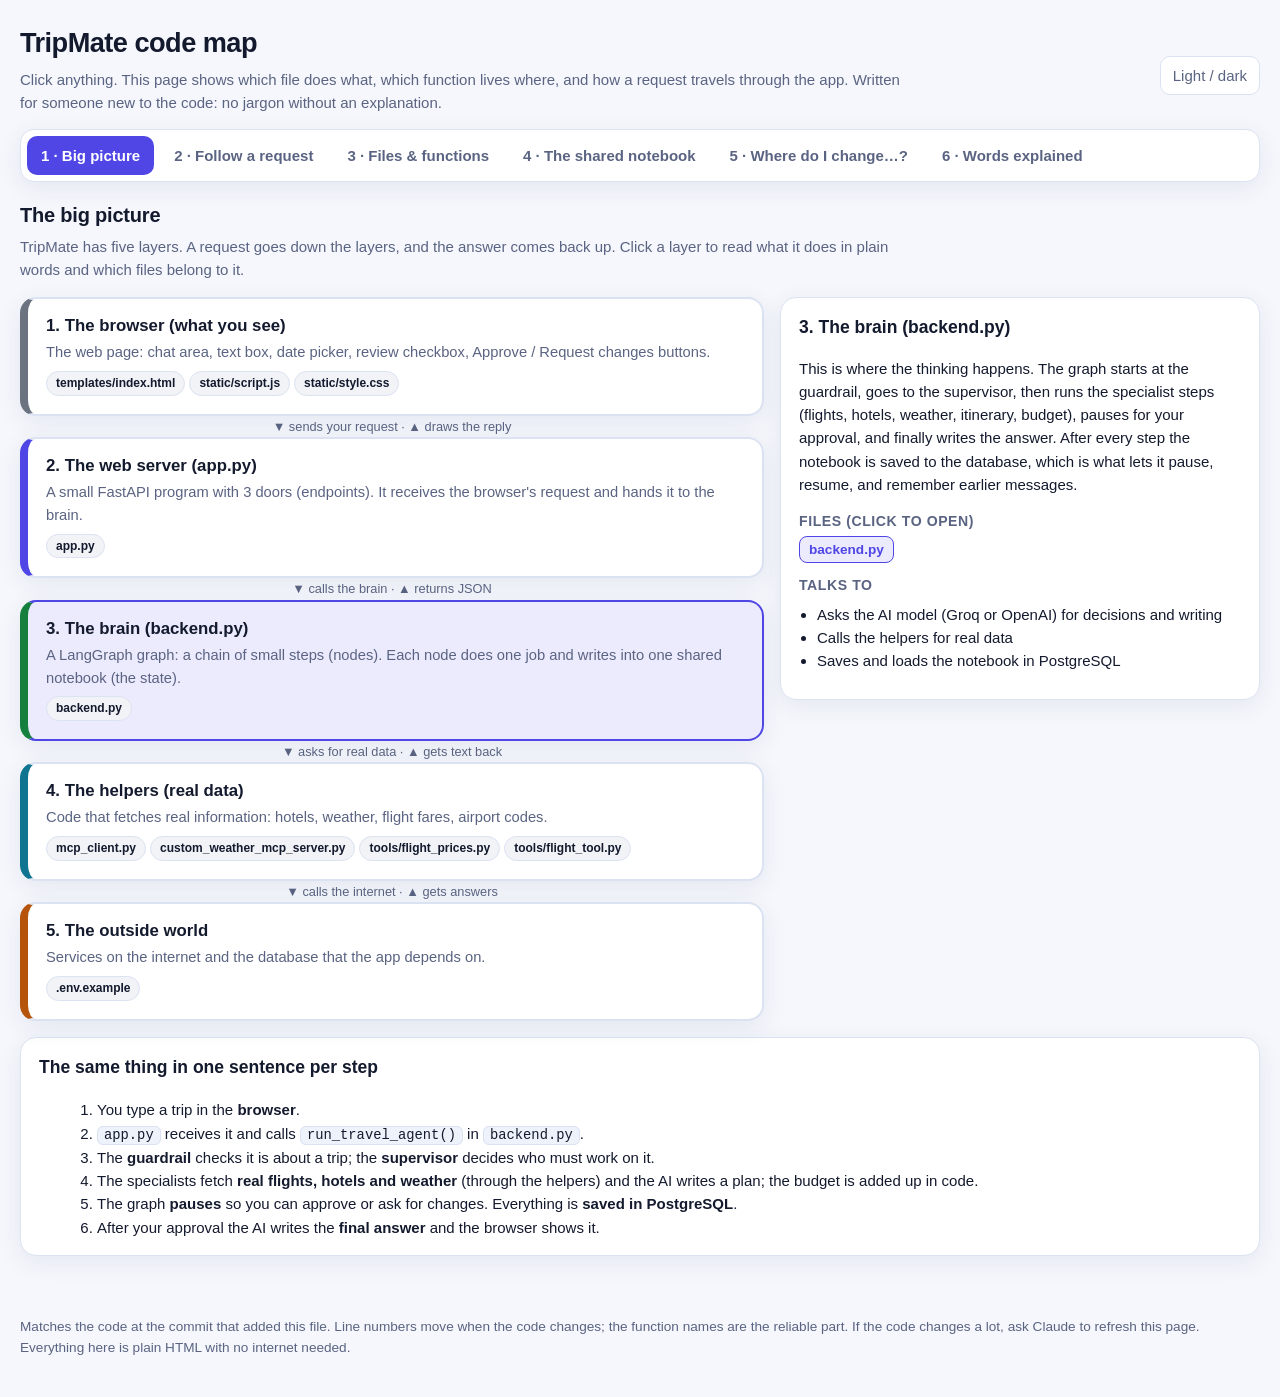
<file: docs/code-map.html>
<!doctype html>
<html lang="en">
<head>
<meta charset="utf-8">
<meta name="viewport" content="width=device-width, initial-scale=1">
<title>TripMate code map</title>
<style>
  :root {
    --bg: #f5f7fc; --surface: #ffffff; --surface2: #eef2fb; --text: #141a2e; --muted: #5a6482; --border: #dbe2f2;
    --accent: #4f46e5; --accent-soft: #eceafd;
    --green: #15803d; --green-soft: #e8f7ee;
    --red: #dc2626;   --red-soft: #fdecec;
    --amber: #b45309; --amber-soft: #fff4e0;
    --teal: #0e7490;  --teal-soft: #e3f6fa;
    --purple: #7c3aed; --purple-soft: #f1eafe;
    --gray: #6b7280;  --gray-soft: #f1f3f7;
    --shadow: 0 6px 24px rgba(40, 50, 100, .08);
  }
  @media (prefers-color-scheme: dark) {
    :root:not([data-theme="light"]) {
      --bg: #0f1424; --surface: #171e35; --surface2: #1e2745; --text: #e8ecfa; --muted: #9aa6c8; --border: #2b3558;
      --accent: #8b87ff; --accent-soft: #25264d;
      --green: #4ade80; --green-soft: #16301f; --red: #f87171; --red-soft: #3a1c1f;
      --amber: #fbbf24; --amber-soft: #3a2c12; --teal: #22d3ee; --teal-soft: #11313a;
      --purple: #a78bfa; --purple-soft: #2a2250; --gray: #9ca3af; --gray-soft: #232b45;
      --shadow: 0 6px 24px rgba(0, 0, 0, .35);
    }
  }
  :root[data-theme="dark"] {
    --bg: #0f1424; --surface: #171e35; --surface2: #1e2745; --text: #e8ecfa; --muted: #9aa6c8; --border: #2b3558;
    --accent: #8b87ff; --accent-soft: #25264d;
    --green: #4ade80; --green-soft: #16301f; --red: #f87171; --red-soft: #3a1c1f;
    --amber: #fbbf24; --amber-soft: #3a2c12; --teal: #22d3ee; --teal-soft: #11313a;
    --purple: #a78bfa; --purple-soft: #2a2250; --gray: #9ca3af; --gray-soft: #232b45;
    --shadow: 0 6px 24px rgba(0, 0, 0, .35);
  }
  * { box-sizing: border-box; }
  html { scroll-behavior: smooth; }
  body { margin: 0; background: var(--bg); color: var(--text); font: 15px/1.55 -apple-system, "Segoe UI", Roboto, Helvetica, Arial, sans-serif; }
  code, .mono { font-family: ui-monospace, "SF Mono", Menlo, Consolas, monospace; font-size: .92em; }
  code { background: var(--surface2); border: 1px solid var(--border); padding: 1px 6px; border-radius: 6px; }
  button { font: inherit; color: inherit; cursor: pointer; }
  a { color: var(--accent); }
  :focus-visible { outline: 3px solid var(--accent); outline-offset: 2px; border-radius: 6px; }

  header { padding: 22px 20px 0; max-width: 1280px; margin: 0 auto; }
  h1 { margin: 0 0 4px; font-size: 1.7rem; letter-spacing: -.02em; }
  .sub { color: var(--muted); margin: 0 0 14px; max-width: 900px; }
  .topbar { display: flex; flex-wrap: wrap; gap: 8px; align-items: center; justify-content: space-between; }
  nav[role="tablist"] { display: flex; flex-wrap: wrap; gap: 6px; padding: 6px; background: var(--surface); border: 1px solid var(--border); border-radius: 14px; box-shadow: var(--shadow); }
  nav button { border: 0; background: transparent; padding: 8px 14px; border-radius: 10px; font-weight: 600; color: var(--muted); }
  nav button[aria-selected="true"] { background: var(--accent); color: #fff; }
  nav button:not([aria-selected="true"]):hover { background: var(--surface2); color: var(--text); }
  .theme { border: 1px solid var(--border); background: var(--surface); padding: 7px 12px; border-radius: 10px; color: var(--muted); }
  main { max-width: 1280px; margin: 0 auto; padding: 18px 20px 60px; }
  section[hidden] { display: none; }
  h2 { font-size: 1.25rem; margin: 0 0 4px; letter-spacing: -.01em; }
  .lead { color: var(--muted); margin: 0 0 16px; max-width: 880px; }
  .card { background: var(--surface); border: 1px solid var(--border); border-radius: 16px; box-shadow: var(--shadow); padding: 16px 18px; }
  .grid2 { display: grid; grid-template-columns: minmax(0, 1.55fr) minmax(0, 1fr); gap: 16px; align-items: start; }
  @media (max-width: 960px) { .grid2 { grid-template-columns: 1fr; } }
  .pill { display: inline-block; font-size: .75rem; font-weight: 700; padding: 2px 9px; border-radius: 999px; border: 1px solid var(--border); background: var(--surface2); color: var(--muted); margin: 0 4px 4px 0; }
  .pill.llm { background: var(--purple-soft); color: var(--purple); border-color: var(--purple); }
  .pill.tool, .pill.mcp { background: var(--teal-soft); color: var(--teal); border-color: var(--teal); }
  .pill.node { background: var(--accent-soft); color: var(--accent); border-color: var(--accent); }
  .pill.router { background: var(--amber-soft); color: var(--amber); border-color: var(--amber); }
  .pill.entry { background: var(--green-soft); color: var(--green); border-color: var(--green); }
  .pill.ui { background: var(--gray-soft); color: var(--text); }
  .pill.unused { background: var(--gray-soft); color: var(--gray); border-style: dashed; }
  .muted { color: var(--muted); }
  .small { font-size: .85rem; }
  .row { display: flex; flex-wrap: wrap; gap: 8px; align-items: center; }

  /* ---------- big picture ---------- */
  .stack { display: flex; flex-direction: column; align-items: stretch; gap: 0; }
  .layer { text-align: left; width: 100%; border: 2px solid var(--border); background: var(--surface); border-radius: 16px; padding: 14px 18px; box-shadow: var(--shadow); }
  .layer:hover { border-color: var(--accent); }
  .layer[aria-pressed="true"] { border-color: var(--accent); background: var(--accent-soft); }
  .layer h3 { margin: 0; font-size: 1.05rem; }
  .layer p { margin: 2px 0 0; color: var(--muted); font-size: .92rem; }
  .layer .files { margin-top: 6px; }
  .arrow { text-align: center; color: var(--muted); font-size: .8rem; padding: 3px 0; line-height: 1.2; }
  .layer.l-browser { border-left: 8px solid var(--gray); } .layer.l-server { border-left: 8px solid var(--accent); }
  .layer.l-brain { border-left: 8px solid var(--green); } .layer.l-helpers { border-left: 8px solid var(--teal); }
  .layer.l-outside { border-left: 8px solid var(--amber); }
  .detail h3 { margin: 0 0 6px; }
  .detail ul { margin: 6px 0 10px 18px; padding: 0; }
  .linkbtn { border: 1px solid var(--accent); background: var(--accent-soft); color: var(--accent); border-radius: 8px; padding: 2px 9px; font-weight: 600; font-size: .85rem; margin: 0 4px 4px 0; }
  .linkbtn:hover { background: var(--accent); color: #fff; }

  /* ---------- flow ---------- */
  .scn { display: flex; flex-wrap: wrap; gap: 8px; margin-bottom: 12px; }
  .scn button { border: 1px solid var(--border); background: var(--surface); border-radius: 10px; padding: 7px 12px; text-align: left; }
  .scn button[aria-pressed="true"] { border-color: var(--accent); background: var(--accent-soft); color: var(--accent); font-weight: 700; }
  .scn small { display: block; color: var(--muted); font-weight: 400; }
  .graphwrap { padding: 8px; overflow: hidden; }
  svg#graph { width: 100%; height: auto; display: block; }
  .swipe { display: none; margin: 0 0 6px; }
  @media (max-width: 900px) { .graphwrap { overflow-x: auto; } svg#graph { min-width: 900px; } .swipe { display: block; } }
  .gn rect { fill: var(--surface); stroke: var(--border); stroke-width: 2; }
  .gn text { fill: var(--text); pointer-events: none; }
  .gn .t { font: 700 14px ui-monospace, Menlo, monospace; } .gn .s { font: 12px -apple-system, sans-serif; fill: var(--muted); }
  .gn { cursor: pointer; opacity: .55; transition: opacity .2s; }
  .gn.k-guard rect, .gn.k-sup rect { stroke: var(--green); } .gn.k-reply rect { stroke: var(--red); }
  .gn.k-appr rect { stroke: var(--amber); } .gn.k-ui rect { stroke: var(--gray); }
  .gn.k-step rect { stroke: var(--accent); }
  .gn.seen { opacity: .9; }
  .gn.active { opacity: 1; } .gn.active rect { stroke-width: 4; fill: var(--accent-soft); filter: drop-shadow(0 4px 10px rgba(79,70,229,.35)); }
  .gn.skipped { opacity: .35; } .gn.skipped rect { stroke-dasharray: 6 4; }
  .gn:focus-visible rect { stroke-width: 4; }
  .ge { fill: none; stroke: color-mix(in srgb, var(--muted) 45%, transparent); stroke-width: 2; }
  .ge.on { stroke: var(--accent); stroke-width: 3.5; }
  .ge.seen { stroke: var(--accent); stroke-width: 2; opacity: .5; }
  .ge.red.on { stroke: var(--red); } .ge.red { stroke: color-mix(in srgb, var(--red) 35%, var(--border)); }
  .ge.amber { stroke-dasharray: 7 5; }
  .glabel { font: 12px -apple-system, sans-serif; fill: var(--muted); }
  .svc rect { fill: var(--surface2); stroke: var(--border); stroke-width: 2; } .svc text { fill: var(--muted); font: 600 13px -apple-system, sans-serif; pointer-events: none; }
  .svc.on rect { fill: var(--amber-soft); stroke: var(--amber); stroke-width: 3.5; } .svc.on text { fill: var(--text); }
  .controls { display: flex; flex-wrap: wrap; gap: 8px; align-items: center; margin: 10px 0 0; }
  .btn { border: 1px solid var(--border); background: var(--surface); border-radius: 10px; padding: 7px 14px; font-weight: 600; }
  .btn:hover { border-color: var(--accent); } .btn.primary { background: var(--accent); color: #fff; border-color: var(--accent); }
  .btn:disabled { opacity: .4; cursor: default; }
  .progress { flex: 1; min-width: 120px; height: 8px; background: var(--surface2); border-radius: 99px; overflow: hidden; }
  .progress i { display: block; height: 100%; background: var(--accent); width: 0; transition: width .25s; }
  .stepcard h3 { margin: 0 0 2px; font-size: 1.05rem; } .stepcard .where { margin: 0 0 8px; }
  .stepcard .chip { display: inline-block; border: 1px solid var(--border); background: var(--surface2); border-radius: 8px; padding: 1px 8px; margin: 0 4px 4px 0; font-size: .82rem; }
  .stepcard .chip.w { border-color: var(--green); background: var(--green-soft); }
  .stepcard .chip.s { border-color: var(--amber); background: var(--amber-soft); }
  .kv { font-size: .88rem; color: var(--muted); margin: 8px 0 3px; font-weight: 700; text-transform: uppercase; letter-spacing: .04em; }
  .legend { display: flex; flex-wrap: wrap; gap: 6px 16px; font-size: .82rem; color: var(--muted); margin-top: 8px; }
  .legend i { display: inline-block; width: 12px; height: 12px; border-radius: 3px; border: 2px solid; margin-right: 5px; vertical-align: -2px; }

  /* ---------- files ---------- */
  .filewrap { display: grid; grid-template-columns: 290px minmax(0, 1fr); gap: 16px; align-items: start; }
  @media (max-width: 860px) { .filewrap { grid-template-columns: 1fr; } }
  .filelist { padding: 10px; max-height: 78vh; overflow: auto; position: sticky; top: 8px; }
  @media (max-width: 860px) { .filelist { position: static; max-height: 280px; } }
  .filelist h4 { margin: 10px 8px 4px; font-size: .75rem; text-transform: uppercase; letter-spacing: .06em; color: var(--muted); }
  .filelist button { display: block; width: 100%; text-align: left; border: 0; background: transparent; padding: 7px 10px; border-radius: 9px; }
  .filelist button:hover { background: var(--surface2); } .filelist button[aria-current="true"] { background: var(--accent); color: #fff; }
  .filelist button .p { font: 600 .86rem ui-monospace, Menlo, monospace; display: block; } .filelist button small { opacity: .8; }
  .search { width: 100%; padding: 9px 12px; border-radius: 10px; border: 1px solid var(--border); background: var(--surface2); color: var(--text); font: inherit; margin-bottom: 8px; }
  .fn { border-top: 1px solid var(--border); padding: 10px 0; }
  .fn:first-child { border-top: 0; }
  .fn h4 { margin: 0 0 3px; font-size: 1rem; } .fn h4 .ln { font-weight: 400; color: var(--muted); font-size: .8rem; margin-left: 6px; }
  .fn p { margin: 3px 0; }
  .fn.hl { background: var(--accent-soft); border-radius: 10px; padding: 10px; }
  .meta { font-size: .86rem; color: var(--muted); }

  /* ---------- tables ---------- */
  table { border-collapse: collapse; width: 100%; font-size: .92rem; }
  th, td { text-align: left; padding: 8px 10px; border-bottom: 1px solid var(--border); vertical-align: top; }
  th { font-size: .75rem; text-transform: uppercase; letter-spacing: .05em; color: var(--muted); position: sticky; top: 0; background: var(--surface); }
  .tablewrap { overflow-x: auto; }
  .gloss { display: grid; grid-template-columns: repeat(auto-fill, minmax(300px, 1fr)); gap: 12px; }
  .gloss .card h3 { margin: 0 0 4px; font-size: 1rem; } .gloss .card p { margin: 3px 0; }
  .gloss .eg { color: var(--muted); font-size: .9rem; }
  footer { max-width: 1280px; margin: 0 auto; padding: 0 20px 40px; color: var(--muted); font-size: .85rem; }
</style>
</head>
<body>
<header>
  <div class="topbar">
    <div>
      <h1>TripMate code map</h1>
      <p class="sub">Click anything. This page shows which file does what, which function lives where, and how a request travels through the app. Written for someone new to the code: no jargon without an explanation.</p>
    </div>
    <button class="theme" id="theme" aria-label="Switch between light and dark">Light / dark</button>
  </div>
  <nav role="tablist" aria-label="Sections" id="tabs"></nav>
</header>

<main>
  <section id="tab-picture" role="tabpanel" aria-labelledby="t-picture"></section>
  <section id="tab-flow" role="tabpanel" aria-labelledby="t-flow" hidden></section>
  <section id="tab-files" role="tabpanel" aria-labelledby="t-files" hidden></section>
  <section id="tab-state" role="tabpanel" aria-labelledby="t-state" hidden></section>
  <section id="tab-change" role="tabpanel" aria-labelledby="t-change" hidden></section>
  <section id="tab-words" role="tabpanel" aria-labelledby="t-words" hidden></section>
</main>
<footer>
  Matches the code at the commit that added this file. Line numbers move when the code changes; the function names are the reliable part.
  If the code changes a lot, ask Claude to refresh this page. Everything here is plain HTML with no internet needed.
</footer>

<script>
"use strict";
/* ==========================================================================================
   DATA: everything on this page comes from these objects. Edit here to change the page.
   ========================================================================================== */

/* ---- Tab 1: the big picture ---- */
const LAYERS = [
  { id: "browser", cls: "l-browser", title: "1. The browser (what you see)", short: "The web page: chat area, text box, date picker, review checkbox, Approve / Request changes buttons.",
    plain: "This is only the face of the app. It never thinks about trips. It sends your text to the server, then draws whatever comes back (a draft with buttons, or a final answer). It also remembers your trip's id (thread_id) in the browser so a reload can find your trip again.",
    files: ["templates/index.html", "static/script.js", "static/style.css"],
    talks: ["Sends POST /api/plan when you press Enter", "Sends POST /api/approve when you click Approve or Request changes", "Sends GET /api/pending when the page loads, to restore a waiting draft"] },
  { id: "server", cls: "l-server", title: "2. The web server (app.py)", short: "A small FastAPI program with 3 doors (endpoints). It receives the browser's request and hands it to the brain.",
    plain: "Think of it as a receptionist. It does not plan anything. It checks the request has the right shape, calls the right function in backend.py, and turns the result (or an error) into JSON for the browser. Errors from the brain become a clear message, not a crash.",
    files: ["app.py"],
    talks: ["POST /api/plan → run_travel_agent()", "POST /api/approve → resume_travel_agent() (a wrong or repeated approve becomes a 409 message)", "GET /api/pending → get_pending_approval()"] },
  { id: "brain", cls: "l-brain", title: "3. The brain (backend.py)", short: "A LangGraph graph: a chain of small steps (nodes). Each node does one job and writes into one shared notebook (the state).",
    plain: "This is where the thinking happens. The graph starts at the guardrail, goes to the supervisor, then runs the specialist steps (flights, hotels, weather, itinerary, budget), pauses for your approval, and finally writes the answer. After every step the notebook is saved to the database, which is what lets it pause, resume, and remember earlier messages.",
    files: ["backend.py"],
    talks: ["Asks the AI model (Groq or OpenAI) for decisions and writing", "Calls the helpers for real data", "Saves and loads the notebook in PostgreSQL"] },
  { id: "helpers", cls: "l-helpers", title: "4. The helpers (real data)", short: "Code that fetches real information: hotels, weather, flight fares, airport codes.",
    plain: "The brain does not call websites itself. mcp_client.py talks to two small tool servers (Tavily for hotel search, and our own weather server). tools/flight_prices.py gets fares from Google Flights, and tools/flight_tool.py turns place names like 'Goa' into airport codes like GOI.",
    files: ["mcp_client.py", "custom_weather_mcp_server.py", "tools/flight_prices.py", "tools/flight_tool.py"],
    talks: ["hotel_agent → mcp_client.tavily_mcp_search", "weather_agent → mcp_client.weather_now / weather_forecast", "flight_agent → flight_prices.search_flight_prices"] },
  { id: "outside", cls: "l-outside", title: "5. The outside world", short: "Services on the internet and the database that the app depends on.",
    plain: "AI model (Groq or OpenAI) for thinking and writing; Tavily for hotel web search; SerpApi (Google Flights) for fares; OpenWeather for weather; PostgreSQL for saving the notebook. Each needs an API key or URL in your .env file (see .env.example).",
    files: [".env.example"],
    talks: ["Groq / OpenAI (AI)", "Tavily (hotels, through MCP)", "SerpApi (flights)", "OpenWeather (weather, through our MCP server)", "PostgreSQL (saved state; you can look at it in pgAdmin)"] },
];

/* ---- Tab 2: the graph drawn in the flow tab ---- */
const NODES = {
  browser: { x: 30, y: 20, w: 170, h: 54, t: "Browser", s: "script.js", k: "ui", file: "static/script.js", fn: "submitQuery" },
  api:     { x: 250, y: 20, w: 190, h: 54, t: "FastAPI", s: "app.py", k: "ui", file: "app.py", fn: "plan" },
  runner:  { x: 490, y: 20, w: 250, h: 54, t: "run_travel_agent()", s: "backend.py: starts / resumes the graph", k: "step", file: "backend.py", fn: "run_travel_agent" },
  guard:   { x: 30, y: 150, w: 170, h: 62, t: "input_guardrail", s: "is it about a trip?", k: "guard", file: "backend.py", fn: "input_guardrail_agent" },
  sup:     { x: 260, y: 150, w: 140, h: 62, t: "supervisor", s: "who is needed?", k: "sup", file: "backend.py", fn: "supervisor_agent" },
  parse:   { x: 430, y: 150, w: 140, h: 62, t: "parse_request", s: "text → fields", k: "step", file: "backend.py", fn: "parse_request" },
  flight:  { x: 600, y: 150, w: 140, h: 62, t: "flight_agent", s: "real fares", k: "step", file: "backend.py", fn: "flight_agent" },
  hotel:   { x: 770, y: 150, w: 140, h: 62, t: "hotel_agent", s: "hotel search", k: "step", file: "backend.py", fn: "hotel_agent" },
  weather: { x: 940, y: 150, w: 140, h: 62, t: "weather_agent", s: "weather", k: "step", file: "backend.py", fn: "weather_agent" },
  itin:    { x: 1110, y: 150, w: 140, h: 62, t: "itinerary_agent", s: "day-by-day plan", k: "step", file: "backend.py", fn: "itinerary_agent" },
  budget:  { x: 1110, y: 290, w: 140, h: 62, t: "budget_agent", s: "adds the costs (Python)", k: "step", file: "backend.py", fn: "budget_agent" },
  appr:    { x: 880, y: 290, w: 190, h: 62, t: "human_approval", s: "PAUSE: you decide", k: "appr", file: "backend.py", fn: "human_approval_agent" },
  final:   { x: 650, y: 290, w: 170, h: 62, t: "final_agent", s: "writes the answer", k: "step", file: "backend.py", fn: "final_agent" },
  reply:   { x: 30, y: 290, w: 190, h: 62, t: "reply_agent", s: "plain message, no AI", k: "reply", file: "backend.py", fn: "reply_agent" },
  revise:  { x: 880, y: 420, w: 190, h: 62, t: "revise_trip_agent", s: "re-read days/budget", k: "step", file: "backend.py", fn: "revise_trip_agent" },
};
const EDGES = {
  b_a:   { d: "M200,47 L248,47" },
  a_r:   { d: "M440,47 L488,47" },
  r_g:   { d: "M560,74 L560,112 L115,112 L115,148", lab: ["start", 325, 107] },
  g_s:   { d: "M200,181 L258,181", lab: ["allowed", 230, 142, "middle"] },
  g_r:   { d: "M115,212 L115,288", red: true, lab: ["blocked", 105, 252, "end"] },
  s_r:   { d: "M330,212 L330,252 L135,252 L135,288", red: true, lab: ["no destination / info only", 340, 246] },
  s_p:   { d: "M400,181 L428,181" }, p_f: { d: "M570,181 L598,181" }, f_h: { d: "M740,181 L768,181" },
  h_w:   { d: "M910,181 L938,181" }, w_i: { d: "M1080,181 L1108,181" },
  i_b:   { d: "M1180,212 L1180,288" },
  bu_ap: { d: "M1110,321 L1072,321" },
  ap_f:  { d: "M880,321 L822,321", lab: ["approved", 850, 311, "middle"] },
  ap_rv: { d: "M975,352 L975,418", amber: true, lab: ["changes", 985, 392] },
  rv_f:  { d: "M880,451 L630,451 L630,240 L670,240 L670,214", amber: true, lab: ["revision path", 740, 445] },
  rv_i:  { d: "M1070,451 L1280,451 L1280,181 L1252,181", amber: true },
};
const SERVICES = {
  llm:    { x: 30,  y: 530, w: 220, h: 44, t: "AI model (Groq / OpenAI)" },
  serp:   { x: 280, y: 530, w: 190, h: 44, t: "SerpApi (Google Flights)" },
  tavily: { x: 500, y: 530, w: 170, h: 44, t: "Tavily (hotel search)" },
  wthr:   { x: 700, y: 530, w: 270, h: 44, t: "Weather server → OpenWeather" },
  pg:     { x: 1000, y: 530, w: 250, h: 44, t: "PostgreSQL (saved notebook)" },
};

/* step(nodesLit, edgesLit, servicesLit, file, function, title, text, wrote[], aiKind, skippedNodes[]) */
const st = (n, e, s, file, fn, title, text, wrote = [], ai = null, skip = []) => ({ n, e, s, file, fn, title, text, wrote, ai, skip });
const SCENARIOS = [
  { id: "trip", name: "A normal trip", sub: "“3 day trip from Hyderabad to Goa under 25000”, then Approve", steps: [
    st(["browser"], [], [], "static/script.js", "submitQuery()", "You press Enter", "script.js shows your message, shows a progress card (a timer, not real progress), and sends POST /api/plan with your text, your saved thread_id, the start date and the 'review' checkbox value."),
    st(["browser", "api"], ["b_a"], [], "app.py", "plan()", "The server receives it", "FastAPI checks the request shape (PlanRequest) and calls run_travel_agent(). Any error is turned into a JSON error message."),
    st(["api", "runner"], ["a_r"], ["pg"], "backend.py", "run_travel_agent()", "The graph is started", "It builds the starting notebook (your text, the date, empty result fields, review on/off) and starts the graph under your thread_id. From now on every finished step is saved to PostgreSQL.", ["user_query", "start_date", "skip_review"]),
    st(["runner", "guard"], ["r_g"], ["llm"], "backend.py", "input_guardrail_agent()", "Guardrail: is this about a trip?", "One call to the fast (cheap) AI. It answers allowed or not. Here: allowed.", ["guardrail_allowed"], "fast"),
    st(["guard", "sup"], ["g_s"], ["llm"], "backend.py", "supervisor_agent()", "Supervisor: who is needed?", "One more fast AI call. It picks the specialist steps (flight, hotel, weather, budget, itinerary) and notes the trip constraints. A destination was found, so planning continues. It also remembers this request as last_trip_query, for follow-ups later.", ["selected_agents", "trip_constraints", "last_trip_query"], "fast"),
    st(["sup", "parse"], ["s_p"], ["llm"], "backend.py", "parse_request()", "Text becomes fields", "The fast AI fills a fixed form (the TripRequest class): destination Goa, origin Hyderabad, trip_days 3, budget_inr 25000, trip type, cities, airport hint.", ["destination", "origin", "trip_days", "budget_inr", "cities"], "fast"),
    st(["parse", "flight"], ["p_f"], ["serp"], "backend.py", "flight_agent()", "Real flight fares", "Finds airports with flight_tool.py (Goa becomes GOI) and asks SerpApi / Google Flights for real round-trip fares for your dates. If nothing comes back it writes a note so the planner labels prices as estimates.", ["flight_results"]),
    st(["flight", "hotel"], ["f_h"], ["tavily"], "backend.py", "hotel_agent()", "Hotel search", "Searches Tavily through the MCP client for hotels with prices (one search per city on multi-city trips). If it fails, it logs the error and leaves a 'give general advice, do not invent hotels' note.", ["hotel_results"]),
    st(["hotel", "weather"], ["h_w"], ["wthr"], "backend.py", "weather_agent()", "Weather", "Asks our own weather server (custom_weather_mcp_server.py), which calls OpenWeather. A real forecast if the trip starts within 4 days; otherwise today's weather as a climate hint.", ["weather_results"]),
    st(["weather", "itin"], ["w_i"], ["llm"], "backend.py", "itinerary_agent()", "Day-by-day plan", "The strong (best) AI writes the plan using flights, hotels and weather. Every day ends with a 'Costs:' line that the next step reads.", ["itinerary"], "strong"),
    st(["itin", "budget"], ["i_b"], [], "backend.py", "budget_agent()", "Budget (plain Python)", "Python reads the 'Costs:' line at the end of every day, adds them up, and adds the flight fare (the fare of the flight the plan uses × number of travellers). No AI call, takes no time. Only if the plan looks unusual (a day without a Costs line, several possible fares, an unclear number of travellers, or a flight already counted in the day costs) does it fall back to asking the fast AI to extract the costs.", ["budget_table", "budget_total"]),
    st(["budget", "appr"], ["bu_ap"], ["pg"], "backend.py", "human_approval_agent()", "Pause for you", "interrupt() stops the graph and saves everything. run_travel_agent returns the draft and budget table (needs_approval) instead of a final answer. Nothing is running now; it waits.", []),
    st(["browser"], [], [], "static/script.js", "handleResponse() → showApproval()", "You see the draft", "script.js sees needs_approval and draws the draft, the budget table, a feedback box and the Approve / Request changes buttons."),
    st(["browser", "api", "runner"], ["b_a", "a_r"], ["pg"], "backend.py", "resume_travel_agent()", "You click Approve", "script.js sendDecision(true) → POST /api/approve → approve() → resume_travel_agent(). It takes a lock for your trip, checks the trip really is waiting, then resumes the paused graph.", []),
    st(["runner", "appr"], [], ["pg"], "backend.py", "human_approval_agent()", "The graph wakes up", "The paused node continues with approved = true.", ["approved"]),
    st(["appr", "final"], ["ap_f"], ["llm"], "backend.py", "final_agent()", "Final answer", "route_after_approval sends it here. The strong AI writes the 7-section answer using the computed budget table. The answer goes back to the browser, which draws it as formatted text.", ["messages"], "strong"),
  ]},
  { id: "blocked", name: "Blocked request", sub: "“write me a poem about the sea”", steps: [
    st(["browser", "api"], ["b_a"], [], "static/script.js", "submitQuery() → app.py plan()", "Sent like any request", "Same start as a normal trip: the browser sends it, the server passes it on."),
    st(["api", "runner"], ["a_r"], ["pg"], "backend.py", "run_travel_agent()", "The graph starts", "Starting notebook is built and the graph starts."),
    st(["runner", "guard"], ["r_g"], ["llm"], "backend.py", "input_guardrail_agent()", "Guardrail says no", "The fast AI decides this is not about a trip. The node writes a polite message into final_response: 'Sorry, I can't help with that. … I can plan trips: tell me where you want to go, for how many days and your budget.'", ["guardrail_allowed = false", "final_response"], "fast"),
    st(["guard", "reply"], ["g_r"], [], "backend.py", "reply_agent()", "Straight to the reply", "route_after_guardrail skips the supervisor and all search steps. reply_agent just returns the message. No AI call, no searches, no cost.", ["messages"]),
    st(["browser"], [], [], "static/script.js", "handleResponse()", "You see the message", "No approval buttons: there is nothing to approve."),
  ]},
  { id: "vague", name: "Vague request", sub: "“plan a trip for me”", steps: [
    st(["runner", "guard"], ["r_g"], ["llm"], "backend.py", "input_guardrail_agent()", "Guardrail: allowed", "It is about travel, so it passes.", ["guardrail_allowed"], "fast"),
    st(["guard", "sup"], ["g_s"], ["llm"], "backend.py", "supervisor_agent()", "Supervisor: no destination", "The AI finds no place in the request, so the supervisor sets needs_clarification and writes a question: 'Where would you like to go, for how many days, and what is your budget? (I plan trips but can't book tickets.)'", ["needs_clarification", "final_response"], "fast"),
    st(["sup", "reply"], ["s_r"], [], "backend.py", "reply_agent()", "Question goes back", "route_after_supervisor sends it to reply_agent. No flights, hotels or weather are searched."),
  ]},
  { id: "info", name: "Information question", sub: "“visa requirements for Japan?”", steps: [
    st(["runner", "guard"], ["r_g"], ["llm"], "backend.py", "input_guardrail_agent()", "Guardrail: allowed", "Visas are travel-related, so it passes.", ["guardrail_allowed"], "fast"),
    st(["guard", "sup"], ["g_s"], ["llm"], "backend.py", "supervisor_agent()", "Supervisor: not a trip request", "The AI marks is_trip_request = false (it is a general question, not a plan request). The supervisor writes a short reply inviting a trip request.", ["needs_clarification", "final_response"], "fast"),
    st(["sup", "reply"], ["s_r"], [], "backend.py", "reply_agent()", "Reply, no searching", "Before this fix, such a question ran the whole pipeline and wasted a flight search. Now it ends here."),
  ]},
  { id: "follow", name: "Follow-up", sub: "“make it cheaper” (after the Goa trip, same chat)", steps: [
    st(["browser", "api", "runner"], ["b_a", "a_r"], ["pg"], "backend.py", "run_travel_agent()", "Same trip id", "The browser sends the same thread_id. The saved notebook still holds last_trip_query = “3 day trip from Hyderabad to Goa under 25000”.", ["last_trip_query (already saved)"]),
    st(["runner", "guard"], ["r_g"], ["llm"], "backend.py", "input_guardrail_agent()", "Guardrail knows the history", "Its prompt includes the earlier trip request, so “make it cheaper” counts as a valid travel follow-up.", ["guardrail_allowed"], "fast"),
    st(["guard", "sup"], ["g_s"], ["llm"], "backend.py", "supervisor_agent()", "Supervisor merges", "The AI rewrites both messages into one complete request, for example “Plan a 3-day trip from Hyderabad to Goa with a total budget under 20000 INR”, and it replaces user_query. Every later step now plans the right trip.", ["user_query (merged)", "last_trip_query"], "fast"),
    st(["sup", "parse"], ["s_p"], ["llm"], "backend.py", "parse_request()", "Fields from the merged text", "Destination Goa, budget 20000.", ["budget_inr = 20000"], "fast"),
    st(["parse", "flight"], ["p_f"], ["serp"], "backend.py", "flight_agent()", "Flights", "Same as a normal trip.", ["flight_results"]),
    st(["flight", "hotel"], ["f_h"], ["tavily"], "backend.py", "hotel_agent()", "Hotels", "Same as a normal trip.", ["hotel_results"]),
    st(["hotel", "weather"], ["h_w"], ["wthr"], "backend.py", "weather_agent()", "Weather", "Same as a normal trip.", ["weather_results"]),
    st(["weather", "itin"], ["w_i"], ["llm"], "backend.py", "itinerary_agent()", "Plan", "A cheaper plan.", ["itinerary"], "strong"),
    st(["itin", "budget"], ["i_b"], [], "backend.py", "budget_agent()", "Budget", "Recomputed in Python from the new plan.", ["budget_table"]),
    st(["budget", "appr"], ["bu_ap"], ["pg"], "backend.py", "human_approval_agent()", "Pause for you", "A new draft is shown for approval, as before."),
  ]},
  { id: "revise", name: "Request changes", sub: "draft shown → you type “Make it 2 days instead” → Request changes", steps: [
    st(["browser"], [], [], "static/script.js", "sendDecision(false, feedback)", "You ask for a change", "The browser refuses an empty feedback box. Otherwise it sends POST /api/approve with approved = false and your sentence."),
    st(["browser", "api", "runner"], ["b_a", "a_r"], ["pg"], "backend.py", "resume_travel_agent()", "Resume the paused trip", "Lock for the trip, check it is waiting, resume the graph."),
    st(["runner", "appr"], [], ["pg"], "backend.py", "human_approval_agent()", "Your answer is recorded", "approved = false. Your sentence is added to feedback_history (the list of ALL changes you asked for, so a second change does not undo the first). route_after_approval sends the graph to revise_trip_agent.", ["approved = false", "feedback_history"]),
    st(["appr", "revise"], ["ap_rv"], ["llm"], "backend.py", "revise_trip_agent()", "Re-read the trip", "The fast AI re-reads the original request with your changes applied: trip_days goes from 3 to 2. If the length changed it sets trip_days_changed (old flight fares are now wrong).", ["trip_days = 2", "trip_days_changed", "revising"], "fast"),
    st(["revise", "flight"], ["rv_f"], ["serp"], "backend.py", "flight_agent()", "Fares again, only flights", "route_after_revise sends it to flight_agent for fares matching the new dates. Because revising is on, next_step skips the hotel and weather searches (nothing about them changed).", ["flight_results"], null, ["hotel", "weather"]),
    st(["flight", "itin"], [], ["llm"], "backend.py", "itinerary_agent()", "Plan rewritten", "The strong AI receives the previous draft and every change requested so far, and rewrites it. If a change conflicts with the original request (3 days vs 2), the change wins.", ["itinerary"], "strong", ["hotel", "weather"]),
    st(["itin", "budget"], ["i_b"], [], "backend.py", "budget_agent()", "Budget again", "Costs recomputed for the new plan, in Python.", ["budget_table"]),
    st(["budget", "appr"], ["bu_ap"], ["pg"], "backend.py", "human_approval_agent()", "Pause again", "A new draft is shown. You can approve or ask for more changes (this loop can repeat)."),
    st(["appr", "final"], ["ap_f"], ["llm"], "backend.py", "final_agent()", "Approved: final answer", "final_agent is told your requested changes override the original request, so the final answer keeps 2 days (this was a bug before: it used to go back to 3).", ["messages"], "strong"),
  ]},
  { id: "reload", name: "Reload with a draft open", sub: "you refresh the page while a draft is waiting", steps: [
    st(["browser"], [], [], "static/script.js", "restorePending()", "Page loads again", "script.js finds your saved thread_id in the browser and asks the server: is anything waiting for this trip?"),
    st(["browser", "api"], ["b_a"], ["pg"], "app.py", "pending()", "GET /api/pending", "The server calls get_pending_approval()."),
    st(["api", "runner"], ["a_r"], ["pg"], "backend.py", "get_pending_approval()", "Look in the saved notebook", "It loads your trip's saved notebook from PostgreSQL and checks that the graph is paused at human_approval_agent. If yes it returns the saved draft and budget table; if not, 'pending: false'."),
    st(["browser"], [], [], "static/script.js", "showApproval()", "Draft is back", "script.js draws your original request and the draft with the Approve / Request changes buttons again. Nothing was lost because it was saved in the database the whole time."),
  ]},
  { id: "skip", name: "Review turned off", sub: "checkbox “Review the draft…” unticked", steps: [
    st(["browser", "api", "runner"], ["b_a", "a_r"], ["pg"], "backend.py", "run_travel_agent(review=False)", "Sent with review = false", "The browser sends review: false. run_travel_agent stores skip_review = true in the notebook.", ["skip_review"]),
    st(["runner", "guard", "sup", "parse"], ["r_g", "g_s", "s_p"], ["llm"], "backend.py", "guardrail → supervisor → parse_request", "Same first steps", "Guardrail, supervisor and parse_request run as usual.", [], "fast"),
    st(["flight", "hotel", "weather", "itin", "budget"], ["p_f", "f_h", "h_w", "w_i", "i_b"], ["serp", "tavily", "wthr", "llm"], "backend.py", "flight → hotel → weather → itinerary → budget", "Same specialist steps", "All the specialist steps run as usual.", ["flight_results", "hotel_results", "weather_results", "itinerary", "budget_table"]),
    st(["budget", "appr"], ["bu_ap"], [], "backend.py", "human_approval_agent()", "No pause", "At the top of this node: if skip_review, it returns approved = true immediately without calling interrupt(). The graph never stops.", ["approved = true"]),
    st(["appr", "final"], ["ap_f"], ["llm"], "backend.py", "final_agent()", "Final answer directly", "The answer comes back in the very first response (no draft screen).", ["messages"], "strong"),
  ]},
];

/* ---- Tab 3: files and their functions ---- */
const FILES = [
  { g: "Browser", path: "templates/index.html", lines: 68, title: "The page", what: "The single web page. Holds the chat area, the text box, the start-date picker, and the 'Review the draft' checkbox. It loads script.js and style.css; the ?v= number after their names makes browsers download a new copy when you change them (bump it, or you see the old version).", talks: ["static/script.js", "static/style.css"],
    funcs: [
      { n: "#input / #send", k: "ui", w: "The text box (limited to 1,000 characters) and the Plan trip button." },
      { n: "#start-date", k: "ui", w: "Date picker. Past dates are blocked by script.js; default is today + 60 days." },
      { n: "#review", k: "ui", w: "Checkbox 'Review the draft before the final plan'. Ticked by default; script.js remembers your choice." },
      { n: "#chat / #welcome", k: "ui", w: "Where messages appear; the welcome card with example chips disappears at the first message." }] },
  { g: "Browser", path: "static/script.js", lines: 289, title: "All the browser logic", what: "Plain JavaScript (no framework). Sends requests, draws messages and the approval buttons, remembers your trip id in localStorage.", talks: ["app.py"],
    funcs: [
      { n: "submitQuery", k: "ui", ln: 127, w: "Runs when you send a message. Shows your bubble and the progress card, sends POST /api/plan (query, thread_id, start_date, review), then calls handleResponse. Errors become a red message.", calls: ["handleResponse", "addProgress", "setBusy"] },
      { n: "handleResponse", k: "ui", ln: 168, w: "Decides what to draw: if the server says needs_approval, show the draft with buttons; otherwise show the answer text.", calls: ["showApproval", "addMessage"] },
      { n: "showApproval", k: "ui", ln: 177, w: "Draws the draft itinerary, the budget table, the feedback box and the Approve / Request changes buttons. Request changes with an empty box is refused and the box gets focus.", calls: ["sendDecision"] },
      { n: "sendDecision", k: "ui", ln: 212, w: "Sends POST /api/approve (approved yes/no + feedback). Ignores repeat clicks while a request runs. Shows the server's own message if it says 409 ('already being processed').", calls: ["handleResponse"] },
      { n: "restorePending", k: "ui", ln: 271, w: "On page load: if a trip id is saved, asks GET /api/pending; if a draft is waiting, shows it again.", calls: ["showApproval"] },
      { n: "addMessage", k: "ui", ln: 43, w: "Adds a bubble (yours or the bot's). Bot messages are formatted from Markdown and cleaned (DOMPurify) so pasted HTML cannot run. Adds the Copy button." },
      { n: "addProgress", k: "ui", ln: 86, w: "The 'agents are planning your trip' card. It is a timer (a guess), not real progress from the server." },
      { n: "setBusy", k: "ui", ln: 121, w: "Disables the text box and button while a request is running." },
      { n: "scrollDown / autoGrow", k: "ui", ln: 39, w: "Small helpers: scroll the chat down; grow the text box as you type." },
      { n: "event listeners", k: "ui", w: "Form submit, Enter / Shift+Enter, example chips, '+ New trip' (forgets the trip id and reloads), and the review checkbox (saved in localStorage)." }] },
  { g: "Browser", path: "static/style.css", lines: 322, title: "How it looks", what: "All colours, spacing and layout. Includes the approval box (.approval), the Copy button (.copy-btn), and the mobile layout. No functions; it is just rules.", talks: [], funcs: [
      { n: ".copy-btn + .bubble::before", k: "ui", w: "The Copy button sits top-right; a small invisible block makes text wrap around it so it never hides your first line." },
      { n: ".approval", k: "ui", w: "Styles for the feedback box and the Approve / Request changes buttons." }] },

  { g: "Server", path: "app.py", lines: 93, title: "The receptionist", what: "A FastAPI web server. It serves the page and has three endpoints. It does no planning; it passes requests to backend.py.", talks: ["backend.py"],
    funcs: [
      { n: "home", k: "api", ln: 45, w: "GET / → returns the web page (templates/index.html)." },
      { n: "plan", k: "api", ln: 50, w: "POST /api/plan → calls run_travel_agent(query, thread_id, start_date, review). Any error becomes status 500 with a message.", calls: ["run_travel_agent"] },
      { n: "pending", k: "api", ln: 62, w: "GET /api/pending?thread_id=… → calls get_pending_approval; returns the waiting draft or {pending: false}.", calls: ["get_pending_approval"] },
      { n: "approve", k: "api", ln: 77, w: "POST /api/approve → calls resume_travel_agent. If nothing is waiting for approval, or the same trip is already being processed, it answers 409 with a clear message instead of a crash.", calls: ["resume_travel_agent"] },
      { n: "PlanRequest / ApproveRequest", k: "api", ln: 38, w: "The shapes the server expects in the request body (query, thread_id, start_date, review) and (thread_id, approved, feedback)." }] },

  { g: "Brain", path: "backend.py", lines: 1323, title: "The brain (the biggest file)", what: "Everything about thinking: the shared notebook (TravelState), the AI setup, every step (node) of the graph, the routers that choose the next step, the database connection pool, and the three functions app.py calls. Read it from the bottom up: run_travel_agent → graph wiring → each node.", talks: ["mcp_client.py", "tools/flight_prices.py", "PostgreSQL", "AI model"],
    funcs: [
      { n: "run_travel_agent", k: "entry", ln: 1194, w: "ENTRY POINT. Builds the starting notebook for a new message and runs the graph under the trip's thread_id. Returns either the draft (paused), the final answer, or a blocked / question reply.", calls: ["travel_graph"], by: ["app.plan"] },
      { n: "resume_travel_agent", k: "entry", ln: 1299, w: "ENTRY POINT. Continues a paused trip with your answer. Takes a lock per trip (so two clicks cannot both run), checks the trip is really waiting, then resumes the graph. Raises a clear error otherwise.", calls: ["_resume_lock", "travel_graph"], by: ["app.approve"] },
      { n: "get_pending_approval", k: "entry", ln: 1276, w: "ENTRY POINT. Reads the saved notebook and returns the draft that is waiting for approval, or nothing.", by: ["app.pending"] },
      { n: "input_guardrail_agent", k: "node", ln: 318, w: "FIRST STEP. One fast-AI call: is this a request to plan or book a trip (follow-ups included)? If not, it writes a polite refusal into final_response and the graph jumps to reply_agent.", llm: "fast ×1", calls: ["_llm_text", "_json_from_llm"] },
      { n: "supervisor_agent", k: "node", ln: 400, w: "One fast-AI call: choose the specialist steps, extract trip constraints, decide if it is only an information question, merge a follow-up with the earlier request, and ask for a destination if none exists.", llm: "fast ×1", calls: ["_llm_text", "_json_from_llm"] },
      { n: "parse_request", k: "node", ln: 540, w: "Turns your sentence into clean fields with a fixed form (TripRequest): destination, origin, cities, trip_days, budget_inr, budget_level, arrival_airport.", llm: "fast ×1" },
      { n: "flight_agent", k: "node", ln: 608, w: "Real round-trip fares. Calls search_flight_prices; if nothing is found it leaves a note telling the planner to use labelled estimates.", tool: "SerpApi", calls: ["search_flight_prices"] },
      { n: "hotel_agent", k: "node", ln: 639, w: "Hotel search through Tavily (one search per city for multi-city trips). A failed search is logged and replaced by a 'general advice only, do not invent hotels' note.", tool: "Tavily MCP", calls: ["tavily_mcp_search", "_hotel_fallback"] },
      { n: "weather_agent", k: "node", ln: 686, w: "Weather per city through our weather server. Real forecast if the trip starts within 4 days; otherwise today's weather labelled as a climate hint. A failed city does not break the plan.", tool: "Weather MCP", calls: ["weather_now", "weather_forecast"] },
      { n: "itinerary_agent", k: "node", ln: 734, w: "The strong AI writes the day-by-day plan with a 'Costs:' line per day. On a revision it also receives the previous draft and every change requested so far.", llm: "strong ×1", calls: ["invoke_llm"] },
      { n: "budget_agent", k: "node", ln: 909, w: "Adds up the costs. First tries plain Python (no AI call): reads the 'Costs:' line of every day, adds the flight fare (the fare of the flight the plan uses × travellers). Produces budget_table and budget_total. Only if the plan looks unusual does it ask the fast AI to extract the costs (the old behaviour).", llm: "only as a fallback", calls: ["_budget_in_python", "_budget_table"] },
      { n: "_budget_in_python / _parse_cost_lines / _pick_fare / _travellers", k: "helper", ln: 885, w: "The Python budget reader. _parse_cost_lines adds the four categories from every day's Costs line (refuses if a day or a category is missing). _pick_fare finds the fare of the flight the plan uses by its flight number. _travellers reads the number of travellers (and refuses to guess for 'me and my girlfriend'). If a day's transport already equals the flight fare, it assumes the plan counted the flight and hands over to the AI to avoid counting it twice." },
      { n: "human_approval_agent", k: "node", ln: 1058, w: "THE PAUSE. Calls interrupt() so the graph stops and is saved. Resumes with your answer (approved + feedback) and records every requested change in feedback_history. If review is turned off, it approves automatically.", tool: "interrupt()" },
      { n: "revise_trip_agent", k: "node", ln: 1029, w: "After 'Request changes': a fast AI re-reads the trip length and budget with all your changes applied. If the length changed it sets trip_days_changed so fares are searched again.", llm: "fast ×1" },
      { n: "final_agent", k: "node", ln: 948, w: "The strong AI writes the final 7-section answer from everything collected, using the exact budget table computed in code. Told that your requested changes override the original request.", llm: "strong ×1", calls: ["invoke_llm"] },
      { n: "reply_agent", k: "node", ln: 568, w: "Ends the run with a plain message: the guardrail's refusal, or the supervisor's question / redirect. No AI call.", },
      { n: "route_after_guardrail", k: "router", ln: 1106, w: "Allowed → supervisor_agent. Blocked → reply_agent." },
      { n: "route_after_supervisor", k: "router", ln: 1111, w: "Needs more detail or info-only → reply_agent. Otherwise → parse_request." },
      { n: "next_step", k: "router", ln: 1116, w: "Builds the router used after each pipeline step: go to the next step the supervisor selected (parse → flight → hotel → weather → itinerary → budget), skipping unselected ones and, during a revision, skipping hotel and weather. When the list ends, go to human_approval_agent." },
      { n: "route_after_approval", k: "router", ln: 1143, w: "Approved → final_agent. Not approved → revise_trip_agent." },
      { n: "route_after_revise", k: "router", ln: 1148, w: "Trip length changed (and flights are in the plan) → flight_agent. Otherwise → itinerary_agent." },
      { n: "TravelState", k: "state", ln: 145, w: "The shared notebook: a list of named fields (destination, flight_results, itinerary, approved …). Every node reads from and writes to it. See the 'State' tab." },
      { n: "TripRequest / BudgetItems", k: "state", ln: 284, w: "Fixed forms the AI must fill in (parse_request, budget_agent), so answers are structured data, not loose text." },
      { n: "build_llm", k: "llm", ln: 63, w: "Creates the AI model objects. LLM_PROVIDER in .env selects Groq or OpenAI; 'fast' is a cheaper small model, 'strong' the best one." },
      { n: "invoke_llm", k: "llm", ln: 123, w: "Calls the strong model; if the reply was cut off or is garbage (one token repeated), it retries with a nudge.", calls: ["_looks_degenerate"] },
      { n: "_llm_text / _json_from_llm", k: "llm", ln: 210, w: "Helpers for the guardrail and supervisor: one plain fast-AI call, and pulling the JSON object out of its reply." },
      { n: "PLANNING_RULES, trip_shape_rules", k: "helper", ln: 277, w: "The long list of rules pasted into the itinerary and final prompts (stay within budget, no invented prices, realistic travel times, single-city vs multi-city). Edit here to change planning behaviour." },
      { n: "_hotel_fallback", k: "helper", ln: 632, w: "The text used when hotel search fails: general advice only." },
      { n: "get_database_url", k: "helper", ln: 45, w: "Reads DATABASE_URL and adds sslmode=require if missing (hosted databases need it; a local one needs ?sslmode=disable)." },
      { n: "graph wiring + pool (bottom)", k: "helper", w: "add_node / add_edge / add_conditional_edges draw the flow chart in code; PIPELINE is the fixed order of the specialist steps; ConnectionPool + PostgresSaver save the notebook after every step; travel_graph is the finished graph." },
      { n: "_resume_lock", k: "helper", ln: 1293, w: "One lock per trip id, so two approvals at the same moment cannot both resume the same paused run." }] },

  { g: "Helpers", path: "mcp_client.py", lines: 172, title: "Talks to the tool servers (MCP)", what: "One MultiServerMCPClient that connects to three MCP servers: Tavily (remote, hotels), our own weather server (a local helper process), and AviationStack (connected but unused). MCP = a standard way for an AI app to call tools.", talks: ["custom_weather_mcp_server.py", "Tavily", "OpenWeather"],
    funcs: [
      { n: "intialize_mcp", k: "tool", ln: 68, w: "Loads the tools once (starting the servers). The spelling 'intialize' is a typo kept so imports still work." },
      { n: "tavily_mcp_search", k: "tool", ln: 90, w: "Runs one Tavily search (top 5 results) and returns compact text. Raises an error if Tavily reports a failure (bad key) so hotel_agent can fall back.", by: ["hotel_agent"] },
      { n: "_format_results", k: "tool", ln: 102, w: "Turns Tavily's JSON into short numbered text; raises on an error response or empty results." },
      { n: "weather_now / weather_forecast", k: "tool", ln: 159, w: "Current weather as one line, or a day-by-day forecast, by calling our weather server.", by: ["weather_agent"] },
      { n: "weather_mcp_call / _weather_json", k: "tool", ln: 145, w: "Lower-level helpers: call a tool on the weather server and parse its JSON." },
      { n: "aviation_stack_mcp_call", k: "unused", ln: 127, w: "Calls the AviationStack MCP server. Connected but never used by the graph." },
      { n: "get_all_tools", k: "tool", ln: 58, w: "Prints every tool all servers offer (used by test.py as a connection check)." }] },
  { g: "Helpers", path: "custom_weather_mcp_server.py", lines: 124, title: "Our own weather MCP server", what: "A tiny separate program (FastMCP) started by mcp_client.py. It exposes two tools and returns small, clean answers instead of OpenWeather's huge JSON.", talks: ["OpenWeather"],
    funcs: [
      { n: "get_current_weather", k: "tool", ln: 61, w: "MCP tool: current weather for a city (a handful of fields)." },
      { n: "get_forecast", k: "tool", ln: 88, w: "MCP tool: day-by-day forecast (up to 5 days): min/max temperature and the most common condition." },
      { n: "_request_json", k: "helper", ln: 30, w: "Calls an OpenWeather URL and returns the JSON." }] },
  { g: "Helpers", path: "tools/flight_prices.py", lines: 134, title: "Real flight fares", what: "Asks SerpApi (Google Flights) for round-trip fares for exactly your dates and formats the best few. Keeps results in memory for 6 hours to save your free-plan searches.", talks: ["tools/flight_tool.py", "SerpApi"],
    funcs: [
      { n: "search_flight_prices", k: "tool", ln: 60, w: "Finds the airport codes (override table first), builds the search for your dates, returns a text block of fares or an empty string if nothing usable.", by: ["flight_agent"], calls: ["override_for", "resolve_location_to_iatas"] },
      { n: "_describe_option / _fmt_duration", k: "helper", ln: 34, w: "Turn one flight option into a single line: airlines, flight numbers, times, stops, price." }] },
  { g: "Helpers", path: "tools/flight_tool.py", lines: 678, title: "Place names → airport codes", what: "Built on the airportsdata and pycountry libraries. Turns 'Seoul', 'Japan' or 'Goa' into airport codes. The LOCATION_OVERRIDES table fixes places the generic lookup gets wrong (Goa matched Genoa; Bali matched Cameroon). Also holds an older AviationStack search the app no longer uses.", talks: ["airportsdata"],
    funcs: [
      { n: "LOCATION_OVERRIDES", k: "helper", w: "A dictionary of hand-fixed places: goa→GOI, bali→DPS, kyoto→KIX/ITM, leh→IXL, ladakh, andaman … Add a line here when a route gets odd fares." },
      { n: "override_for", k: "tool", ln: 365, w: "Looks a name up in the table, also matching each comma-separated part ('Bali, Indonesia' finds 'bali')." },
      { n: "resolve_location_to_iatas", k: "tool", ln: 381, w: "Main function: place name → up to 3 airport codes. Tries the override table, then the generic lookup, then the part before a comma.", by: ["search_flight_prices"] },
      { n: "search_airports, indexes, find_location_mentions", k: "helper", ln: 273, w: "The generic lookup machinery: countries, cities, metro areas, states." },
      { n: "search_flights, parse_route, format_flight(s)", k: "unused", ln: 596, w: "Older AviationStack-based flight search. Not used by the graph any more; kept for reference." }] },
  { g: "Helpers", path: "tools/tavily_tool.py", lines: 33, title: "Old Tavily client (unused)", what: "Replaced by the Tavily MCP server (mcp_client.py). Kept for reference.", talks: [], funcs: [{ n: "tavily_search", k: "unused", ln: 12, w: "Direct Tavily call. Not used." }] },

  { g: "Tests", path: "test_hitl.py", lines: 183, title: "End-to-end test", what: "Runs the REAL app logic (uses real API calls and a few credits) and prints PASS / FAIL for every check: pause and approve, two revisions in a row, repeated approve, guardrail, clarification, info question, Europe, a length-changing revision, follow-ups, pending draft, skip review, airport names, Tavily errors.", talks: ["backend.py"], funcs: [{ n: "run: uv run python test_hitl.py", k: "test", w: "Takes a few minutes. Ends with ALL TESTS PASSED." }] },
  { g: "Tests", path: "test_routing.py", lines: 71, title: "Cheap routing test", what: "Sends 22 clear-cut prompts through only the guardrail and the supervisor (no searches) and checks each is blocked, answered, or planned as expected. Also lists borderline prompts for you to judge.", talks: ["backend.py"], funcs: [{ n: "run: uv run python test_routing.py", k: "test", w: "Fast and cheap (about 2 small AI calls per prompt)." }] },
  { g: "Tests", path: "test.py, mcp_client_test.py, main.py", lines: 0, title: "Small leftovers", what: "test.py lists every MCP tool (a connection check). mcp_client_test.py is an old scratch file. main.py is an empty stub. All safe to ignore.", talks: [], funcs: [] },

  { g: "Config and docs", path: ".env / .env.example", lines: 0, title: "Your keys and settings", what: "Never commit .env. .env.example lists every setting: LLM_PROVIDER, GROQ_API_KEY, TAVILY_API_KEY, SERPAPI_API_KEY, OPENWEATHER_API_KEY, DATABASE_URL, DEFAULT_ORIGIN_IATA, LangSmith options.", talks: [], funcs: [] },
  { g: "Config and docs", path: "pyproject.toml / uv.lock / Dockerfile", lines: 0, title: "Dependencies and container", what: "pyproject.toml + uv.lock pin every library version. The Dockerfile builds a container that also pre-downloads the AviationStack tool.", talks: [], funcs: [] },
  { g: "Config and docs", path: "README.md, docs/", lines: 0, title: "Documentation", what: "README.md (how to run), docs/architecture.svg + .png (the architecture diagram), docs/TESTING.md (test report and manual test plan), docs/code-map.html (this page).", talks: [], funcs: [] },
];

/* ---- Tab 4: the shared notebook ---- */
const STATE = [
  ["messages", "Conversation log. Nodes add to it (never replace); the last message is the final answer.", "most nodes", "run_travel_agent (final answer)"],
  ["user_query", "The request being planned. A follow-up is merged into this.", "run_travel_agent, supervisor_agent (merge)", "guardrail, supervisor, parse_request, itinerary, final, revise"],
  ["last_trip_query", "The last trip request in this chat (memory for follow-ups).", "supervisor_agent", "input_guardrail_agent, supervisor_agent (next message)"],
  ["start_date, skip_review", "Chosen start date; review checkbox turned off.", "run_travel_agent", "flight, weather, itinerary / human_approval_agent"],
  ["guardrail_allowed, guardrail_reason", "Did the guardrail let it through, and why not.", "input_guardrail_agent", "route_after_guardrail, run_travel_agent"],
  ["needs_clarification", "True when the supervisor wants to ask a question or redirect.", "supervisor_agent", "route_after_supervisor, run_travel_agent"],
  ["final_response", "The message for blocked / question / redirect replies.", "guardrail, supervisor", "reply_agent, run_travel_agent"],
  ["selected_agents, trip_constraints", "Which specialist steps run; the supervisor's notes on the trip.", "supervisor_agent", "next_step, route_after_revise"],
  ["destination, origin, cities, trip_type, trip_days, budget_inr, budget_level, arrival_airport", "The trip as clean fields.", "parse_request (revise_trip_agent updates trip_days and budget_inr)", "flight, hotel, weather, itinerary, final"],
  ["flight_results, hotel_results, weather_results", "Text the search steps collected.", "flight_agent, hotel_agent, weather_agent", "itinerary_agent, final_agent, budget_agent"],
  ["itinerary", "The day-by-day draft.", "itinerary_agent", "budget_agent, human_approval_agent, final_agent, get_pending_approval"],
  ["budget_table, budget_total", "Costs added up in code.", "budget_agent", "human_approval_agent, final_agent"],
  ["approved, human_feedback, feedback_history", "Your decision, your latest sentence, and ALL changes you asked for.", "human_approval_agent", "route_after_approval, itinerary_agent, revise_trip_agent, final_agent"],
  ["trip_days_changed, revising", "A revision changed the trip length; hotel/weather searches are skipped.", "revise_trip_agent", "route_after_revise, next_step"],
  ["llm_calls", "Counter of real AI calls in this run.", "nodes that call an AI", "run_travel_agent (returned)"],
];

/* ---- Tab 5: where do I change ... ---- */
const CHANGE = [
  ["What the guardrail blocks or allows", "backend.py → input_guardrail_agent → the text in guardrail_prompt", "Then run test_routing.py to see the effect on 22 prompts."],
  ["When the app asks for more detail, or treats something as 'just a question'", "backend.py → supervisor_agent → supervisor_prompt and the two checks after parsing", ""],
  ["Planning rules (budget, realistic travel, no invented prices)", "backend.py → PLANNING_RULES (used by itinerary_agent and final_agent)", "One edit changes both prompts."],
  ["The 7 sections of the final answer", "backend.py → final_agent → final_prompt", ""],
  ["How hotels are searched", "backend.py → hotel_agent (the query text) and mcp_client.py → tavily_mcp_search", ""],
  ["Which weather source or fields", "custom_weather_mcp_server.py → get_current_weather / get_forecast", ""],
  ["Fix a wrong airport (wrong fares)", "tools/flight_tool.py → LOCATION_OVERRIDES", "Add a line like \"kyoto\": [\"KIX\", \"ITM\"]."],
  ["How the budget is added up", "backend.py → budget_agent", "Python reads the Costs lines and adds them (_parse_cost_lines, _budget_in_python); the AI is only a fallback when the plan looks unusual."],
  ["Which AI model is used", ".env → LLM_PROVIDER, GROQ_MODEL (or the OPENAI_* names); code in backend.py → build_llm", "Restart the app."],
  ["Add a new specialist step", "backend.py: write the node function → graph.add_node → add to PIPELINE and AGENT_ORDER / KNOWN_AGENTS → mention it in supervisor_prompt", "Then extend test_hitl.py."],
  ["A new endpoint (a new URL the browser can call)", "app.py → add a function with @app.get / @app.post; call a function in backend.py", ""],
  ["The look of the page, or a new button", "static/style.css, templates/index.html, static/script.js", "Bump the ?v= numbers in index.html or browsers keep the old files."],
  ["Database connection behaviour", "backend.py → the ConnectionPool(...) block near the bottom and get_database_url", "Local Postgres needs ?sslmode=disable in DATABASE_URL."],
  ["The wording shown to users on a block / question", "backend.py → input_guardrail_agent (the 'Sorry, I can't help…' sentence) and supervisor_agent (the questions)", ""],
  ["The diagrams and docs", "docs/architecture.svg (editable text) → re-render to .png; README.md; docs/TESTING.md; this page's data is at the top of its script", ""],
];

/* ---- Tab 6: words explained ---- */
const WORDS = [
  ["Graph / node / edge", "A graph is a flow chart written in code. Each box is a node (one small job); each arrow is an edge. LangGraph is the library that runs it.", "input_guardrail_agent is a node; the arrow to supervisor_agent is an edge."],
  ["Router", "A tiny function that looks at the notebook and decides which arrow to follow next.", "route_after_guardrail: allowed → supervisor, blocked → reply."],
  ["State (TravelState)", "One shared notebook that every node reads and writes. Nodes do not call each other; they leave results in the notebook.", "flight_agent writes flight_results; itinerary_agent reads it."],
  ["Checkpoint / thread_id", "After every node the notebook is saved to PostgreSQL under a trip id (thread_id). That is how the app can stop, wait for you, and continue later, and how it remembers your earlier message.", "Open pgAdmin and look at the checkpoints table."],
  ["interrupt()", "A LangGraph call that stops the graph at that point, saves everything, and waits. The same trip continues when resumed.", "human_approval_agent."],
  ["Guardrail", "A safety check at the door: only trip-planning requests get in.", "'write me a poem' is stopped here."],
  ["Supervisor", "The manager: reads the request, decides who must work on it, and asks for missing information.", ""],
  ["Fast vs strong AI", "Two AI models. The fast one is cheap and good for quick decisions and filling forms; the strong one is slower and better, used for writing the plan and final answer.", "build_llm('fast') vs build_llm('strong')."],
  ["Structured output", "Forcing the AI to answer into a fixed form (named fields) instead of free text, so code can use the answer.", "TripRequest."],
  ["MCP (Model Context Protocol)", "A standard way for an AI app to use tools offered by separate small servers. The app asks the tool server; it does the real work.", "Tavily (hotels) and our weather server."],
  ["Endpoint / API", "A URL the browser calls to ask the server to do something.", "POST /api/plan"],
  ["JSON", "Plain-text data format used between browser and server.", "{\"approved\": true}"],
  ["Connection pool", "A few ready database connections the app reuses; if one dies, a new one replaces it. Before, one shared connection died and stayed dead.", "ConnectionPool in backend.py."],
  ["Lock", "A rule that only one thing may touch something at a time. Here: only one approval per trip at once.", "_resume_lock."],
  ["HTTP 409 / 500", "409 = 'that request does not fit the current situation' (nothing is waiting). 500 = something broke inside.", ""],
  ["Markdown", "Simple text formatting (## headings, lists, tables) the AI writes; the browser turns it into formatted text.", ""],
  ["Cache", "A saved copy to avoid repeating slow or limited work. Fares are cached 6 hours; browsers cache script.js (hence the ?v= number).", ""],
];

/* ==========================================================================================
   CODE: draws the data above. You rarely need to read this.
   ========================================================================================== */
const $ = (sel, root = document) => root.querySelector(sel);
const esc = s => String(s).replace(/[&<>"]/g, c => ({ "&": "&amp;", "<": "&lt;", ">": "&gt;", '"': "&quot;" }[c]));
const rich = s => esc(s).replace(/`([^`]+)`/g, "<code>$1</code>");
function el(tag, attrs = {}, html = "") { const e = document.createElement(tag); for (const [k, v] of Object.entries(attrs)) { if (k === "class") e.className = v; else if (k.startsWith("on")) e[k] = v; else e.setAttribute(k, v); } if (html) e.innerHTML = html; return e; }

/* ---- tabs ---- */
const TABS = [["picture", "1 · Big picture"], ["flow", "2 · Follow a request"], ["files", "3 · Files & functions"], ["state", "4 · The shared notebook"], ["change", "5 · Where do I change…?"], ["words", "6 · Words explained"]];
function showTab(id, push = true) {
  for (const [t] of TABS) { $("#tab-" + t).hidden = t !== id; const b = $("#t-" + t); b.setAttribute("aria-selected", String(t === id)); b.tabIndex = t === id ? 0 : -1; }
  if (push) { try { history.replaceState(null, "", "#" + id); } catch (_) {} }
}
(function buildTabs() {
  const nav = $("#tabs");
  TABS.forEach(([id, label], i) => {
    const b = el("button", { role: "tab", id: "t-" + id, "aria-controls": "tab-" + id, "aria-selected": "false" }, esc(label));
    b.onclick = () => showTab(id);
    b.onkeydown = e => { if (e.key === "ArrowRight" || e.key === "ArrowLeft") { const n = (i + (e.key === "ArrowRight" ? 1 : TABS.length - 1)) % TABS.length; showTab(TABS[n][0]); $("#t-" + TABS[n][0]).focus(); } };
    nav.append(b);
  });
})();

/* ---- tab 1 ---- */
(function buildPicture() {
  const root = $("#tab-picture");
  root.innerHTML = `<h2>The big picture</h2><p class="lead">TripMate has five layers. A request goes down the layers, and the answer comes back up. Click a layer to read what it does in plain words and which files belong to it.</p>
    <div class="grid2"><div class="stack" id="stack"></div><div class="card detail" id="layerdetail" aria-live="polite"></div></div>
    <div class="card" style="margin-top:16px"><h3 style="margin-top:0">The same thing in one sentence per step</h3>
    <ol style="margin:0 0 0 18px"><li>You type a trip in the <b>browser</b>.</li><li><code>app.py</code> receives it and calls <code>run_travel_agent()</code> in <code>backend.py</code>.</li><li>The <b>guardrail</b> checks it is about a trip; the <b>supervisor</b> decides who must work on it.</li><li>The specialists fetch <b>real flights, hotels and weather</b> (through the helpers) and the AI writes a plan; the budget is added up in code.</li><li>The graph <b>pauses</b> so you can approve or ask for changes. Everything is <b>saved in PostgreSQL</b>.</li><li>After your approval the AI writes the <b>final answer</b> and the browser shows it.</li></ol></div>`;
  const stack = $("#stack");
  LAYERS.forEach((L, i) => {
    const b = el("button", { class: "layer " + L.cls, "aria-pressed": "false", "data-id": L.id }, `<h3>${esc(L.title)}</h3><p>${esc(L.short)}</p><div class="files">${L.files.map(f => `<span class="pill ui">${esc(f)}</span>`).join("")}</div>`);
    b.onclick = () => selectLayer(L.id);
    stack.append(b);
    if (i < LAYERS.length - 1) stack.append(el("div", { class: "arrow" }, i === 0 ? "▼ sends your request · ▲ draws the reply" : i === 1 ? "▼ calls the brain · ▲ returns JSON" : i === 2 ? "▼ asks for real data · ▲ gets text back" : "▼ calls the internet · ▲ gets answers"));
  });
  function selectLayer(id) {
    const L = LAYERS.find(x => x.id === id);
    stack.querySelectorAll(".layer").forEach(b => b.setAttribute("aria-pressed", String(b.dataset.id === id)));
    const d = $("#layerdetail");
    d.innerHTML = `<h3>${esc(L.title)}</h3><p>${esc(L.plain)}</p><p class="kv">Files (click to open)</p><div>${L.files.map(f => `<button class="linkbtn" data-file="${esc(f)}">${esc(f)}</button>`).join("")}</div><p class="kv">Talks to</p><ul>${L.talks.map(t => `<li>${esc(t)}</li>`).join("")}</ul>`;
    d.querySelectorAll("[data-file]").forEach(b => b.onclick = () => openFile(b.dataset.file));
  }
  selectLayer("brain");
})();

/* ---- tab 2 ---- */
const flow = { scn: SCENARIOS[0], i: 0, timer: null };
(function buildFlow() {
  const root = $("#tab-flow");
  root.innerHTML = `<h2>Follow one request, step by step</h2><p class="lead">Pick a situation, then press <b>Next</b> (or <b>Play</b>). The lit box is the step running now; the lit chip at the bottom is the outside service it uses. You can also click any box to learn what it is.</p>
    <div class="scn" id="scn" role="group" aria-label="Choose a situation"></div>
    <div class="controls" style="margin:0 0 10px"><button class="btn" id="prev">◀ Back</button><button class="btn primary" id="next">Next ▶</button><button class="btn" id="play">▶ Play</button><button class="btn" id="reset">↺ Restart</button><div class="progress" aria-hidden="true"><i id="bar"></i></div><span class="small muted" id="count"></span></div>
    <div class="card stepcard" id="stepcard" aria-live="polite"></div>
    <p class="small muted swipe">Swipe the diagram sideways to see all of it.</p>
    <div class="card graphwrap" style="margin-top:12px"><svg id="graph" viewBox="0 0 1300 590" role="img" aria-label="Flow chart of the TripMate graph"></svg></div>
    <div class="legend"><span><i style="border-color:var(--green)"></i>guardrail / supervisor</span><span><i style="border-color:var(--accent)"></i>normal step</span><span><i style="border-color:var(--amber)"></i>pause for you</span><span><i style="border-color:var(--red)"></i>direct reply</span><span><i style="border-color:var(--amber);border-style:dashed"></i>revision path</span></div>`;
  const scn = $("#scn");
  SCENARIOS.forEach(s => { const b = el("button", { "aria-pressed": "false", "data-id": s.id }, `${esc(s.name)}<small>${esc(s.sub)}</small>`); b.onclick = () => pick(s.id); scn.append(b); });

  const svg = $("#graph"); const NS = "http://www.w3.org/2000/svg";
  const mk = (t, a = {}, txt) => { const e = document.createElementNS(NS, t); for (const [k, v] of Object.entries(a)) e.setAttribute(k, v); if (txt != null) e.textContent = txt; return e; };
  svg.append(mk("defs", {}));
  for (const [id, E] of Object.entries(EDGES)) {
    const p = mk("path", { d: E.d, class: "ge" + (E.red ? " red" : "") + (E.amber ? " amber" : ""), id: "e-" + id, "marker-end": "url(#ah)" });
    svg.append(p);
    if (E.lab) svg.append(mk("text", { x: E.lab[1], y: E.lab[2], class: "glabel", "text-anchor": E.lab[3] || "start" }, E.lab[0]));
  }
  const defs = svg.querySelector("defs"); defs.innerHTML = `<marker id="ah" viewBox="0 0 10 10" refX="8" refY="5" markerWidth="7" markerHeight="7" orient="auto-start-reverse"><path d="M0,0 L10,5 L0,10 z" fill="#8892b0"/></marker>`;
  for (const [id, N] of Object.entries(NODES)) {
    const g = mk("g", { class: "gn k-" + N.k, id: "n-" + id, tabindex: "0", role: "button", "aria-label": N.t + ": " + N.s });
    g.append(mk("rect", { x: N.x, y: N.y, width: N.w, height: N.h, rx: 12 }), mk("text", { x: N.x + N.w / 2, y: N.y + N.h / 2 - 3, "text-anchor": "middle", class: "t" }, N.t), mk("text", { x: N.x + N.w / 2, y: N.y + N.h / 2 + 15, "text-anchor": "middle", class: "s" }, N.s));
    g.onclick = () => nodeInfo(id); g.onkeydown = e => { if (e.key === "Enter" || e.key === " ") { e.preventDefault(); nodeInfo(id); } };
    svg.append(g);
  }
  svg.append(mk("text", { x: 30, y: 512, class: "glabel" }, "Outside services (lit when the current step uses them):"));
  for (const [id, S] of Object.entries(SERVICES)) {
    const g = mk("g", { class: "svc", id: "s-" + id }); g.append(mk("rect", { x: S.x, y: S.y, width: S.w, height: S.h, rx: 10 }), mk("text", { x: S.x + S.w / 2, y: S.y + S.h / 2 + 4, "text-anchor": "middle" }, S.t)); svg.append(g);
  }
  svg.append(mk("text", { x: 125, y: 372, class: "glabel", "text-anchor": "middle" }, "END: message shown in the browser"));
  svg.append(mk("text", { x: 735, y: 372, class: "glabel", "text-anchor": "middle" }, "END: final answer shown"));

  $("#next").onclick = () => go(1); $("#prev").onclick = () => go(-1); $("#reset").onclick = () => { stop(); flow.i = 0; draw(); };
  $("#play").onclick = () => { if (flow.timer) return stop(); $("#play").textContent = "❚❚ Pause"; if (flow.i >= flow.scn.steps.length - 1) flow.i = -1; flow.timer = setInterval(() => { if (flow.i >= flow.scn.steps.length - 1) return stop(); go(1); }, 2600); go(1); };
  function stop() { clearInterval(flow.timer); flow.timer = null; $("#play").textContent = "▶ Play"; }
  function go(d) { const n = flow.i + d; if (n < 0 || n >= flow.scn.steps.length) return; flow.i = n; draw(); }
  function pick(id) { stop(); flow.scn = SCENARIOS.find(s => s.id === id); flow.i = 0; draw(); }
  function nodeInfo(id) {
    const N = NODES[id]; const f = FILES.find(x => x.path === N.file || x.path.includes(N.file)); const fn = f && f.funcs.find(q => q.n.startsWith(N.fn.replace("()", "")));
    $("#stepcard").innerHTML = `<h3>${esc(N.t)}</h3><p class="where mono muted">${esc(N.file)} → ${esc(N.fn)}</p><p>${rich(fn ? fn.w : N.s)}</p><button class="linkbtn" id="gotofile">Open in Files & functions</button> <button class="linkbtn" id="backstep">Back to the steps</button>`;
    $("#gotofile").onclick = () => openFile(N.file, N.fn); $("#backstep").onclick = draw;
  }
  function draw() {
    const S = flow.scn, step = S.steps[flow.i];
    scn.querySelectorAll("button").forEach(b => b.setAttribute("aria-pressed", String(b.dataset.id === S.id)));
    const seenN = new Set(), seenE = new Set();
    S.steps.slice(0, flow.i).forEach(s => { s.n.forEach(x => seenN.add(x)); s.e.forEach(x => seenE.add(x)); });
    svg.querySelectorAll(".gn").forEach(g => { const id = g.id.slice(2); g.classList.toggle("active", step.n.includes(id)); g.classList.toggle("seen", !step.n.includes(id) && seenN.has(id)); g.classList.toggle("skipped", step.skip.includes(id)); });
    svg.querySelectorAll(".ge").forEach(p => { const id = p.id.slice(2); p.classList.toggle("on", step.e.includes(id)); p.classList.toggle("seen", !step.e.includes(id) && seenE.has(id)); });
    svg.querySelectorAll(".svc").forEach(g => g.classList.toggle("on", step.s.includes(g.id.slice(2))));
    $("#count").textContent = `Step ${flow.i + 1} of ${S.steps.length}`; $("#bar").style.width = ((flow.i + 1) / S.steps.length * 100) + "%";
    $("#prev").disabled = flow.i === 0; $("#next").disabled = flow.i === S.steps.length - 1;
    const ai = step.ai ? `<span class="pill llm">AI call: ${step.ai === "fast" ? "fast (cheap) model" : "strong (best) model"}</span>` : "";
    const svcs = step.s.map(s => `<span class="pill tool">${esc(SERVICES[s].t)}</span>`).join("");
    $("#stepcard").innerHTML = `<h3>${flow.i + 1}. ${esc(step.title)}</h3><p class="where mono muted">${esc(step.file)} → ${esc(step.fn)}</p><p>${rich(step.text)}</p>${ai}${svcs}
      ${step.wrote.length ? `<p class="kv">Written into the notebook (state)</p>${step.wrote.map(w => `<span class="chip w">${esc(w)}</span>`).join("")}` : ""}
      <p style="margin-top:10px"><button class="linkbtn" id="gotofn">Open this function</button></p>`;
    $("#gotofn").onclick = () => openFile(step.file, step.fn);
  }
  draw();
})();

/* ---- tab 3 ---- */
let currentFile = null;
function buildFiles() {
  const root = $("#tab-files");
  root.innerHTML = `<h2>Files & functions</h2><p class="lead">Every file and what is inside it. Pick a file on the left. Tags show the kind of function: <span class="pill entry">entry point</span> <span class="pill node">graph step</span> <span class="pill router">router</span> <span class="pill llm">AI helper</span> <span class="pill tool">tool</span> <span class="pill ui">browser / server</span> <span class="pill unused">unused</span></p>
    <div class="filewrap"><div class="card filelist" id="filelist"></div><div class="card" id="filedetail" aria-live="polite"></div></div>`;
  const list = $("#filelist"); list.append(el("input", { class: "search", id: "fsearch", placeholder: "Search files or functions…", "aria-label": "Search files or functions" }));
  let last = "";
  FILES.forEach(f => {
    if (f.g !== last) { list.append(el("h4", {}, esc(f.g))); last = f.g; }
    const b = el("button", { "data-path": f.path }, `<span class="p">${esc(f.path)}</span><small>${esc(f.title)}</small>`); b.onclick = () => openFile(f.path); list.append(b);
  });
  $("#fsearch").oninput = e => {
    const q = e.target.value.trim().toLowerCase();
    list.querySelectorAll("button").forEach(b => { const f = FILES.find(x => x.path === b.dataset.path); const hit = !q || (f.path + " " + f.title + " " + f.what + " " + f.funcs.map(x => x.n + " " + x.w).join(" ")).toLowerCase().includes(q); b.style.display = hit ? "" : "none"; });
  };
  renderFile(FILES.find(f => f.path === "backend.py"));
}
function renderFile(f, focusFn) {
  currentFile = f.path;
  $("#filelist").querySelectorAll("button").forEach(b => b.setAttribute("aria-current", String(b.dataset.path === f.path)));
  const kindPill = k => ({ entry: "entry point", node: "graph step", router: "router", llm: "AI helper", tool: "tool", ui: "browser / server", api: "server", state: "data shape", helper: "helper", unused: "unused", test: "test" }[k] || k);
  const cls = k => ({ api: "ui", state: "ui", helper: "ui", test: "ui" }[k] || k);
  const d = $("#filedetail");
  d.innerHTML = `<h3 style="margin:0 0 2px" class="mono">${esc(f.path)}</h3><p class="meta">${esc(f.title)}${f.lines ? " · " + f.lines + " lines" : ""}</p><p>${rich(f.what)}</p>
    ${f.talks.length ? `<p class="kv">Connected to</p><p>${f.talks.map(t => FILES.some(x => x.path === t) ? `<button class="linkbtn" data-open="${esc(t)}">${esc(t)}</button>` : `<span class="pill ui">${esc(t)}</span>`).join("")}</p>` : ""}
    ${f.funcs.length ? `<p class="kv">Inside this file</p>` : ""}
    <div>${f.funcs.map(q => `<div class="fn" id="fn-${esc(q.n.replace(/\W+/g, "_"))}"><h4><span class="mono">${esc(q.n)}</span>${q.ln ? `<span class="ln">line ${q.ln}</span>` : ""}</h4><p><span class="pill ${cls(q.k)}">${kindPill(q.k)}</span>${q.llm ? `<span class="pill llm">AI: ${esc(q.llm)}</span>` : ""}${q.tool ? `<span class="pill tool">${esc(q.tool)}</span>` : ""}</p><p>${rich(q.w)}</p>${q.calls ? `<p class="meta">Calls: ${q.calls.map(c => `<code>${esc(c)}</code>`).join(" ")}</p>` : ""}${q.by ? `<p class="meta">Called by: ${q.by.map(c => `<code>${esc(c)}</code>`).join(" ")}</p>` : ""}</div>`).join("")}</div>`;
  d.querySelectorAll("[data-open]").forEach(b => b.onclick = () => openFile(b.dataset.open));
  if (focusFn) {
    const key = "fn-" + focusFn.split("(")[0].split(/[ ,→]/)[0].replace(/\W+/g, "_");
    const target = [...d.querySelectorAll(".fn")].find(n => n.id === key) || [...d.querySelectorAll(".fn")].find(n => n.id.startsWith(key));
    if (target) { target.classList.add("hl"); target.scrollIntoView({ block: "center", behavior: "smooth" }); }
  }
}
function openFile(path, fn) {
  const f = FILES.find(x => x.path === path) || FILES.find(x => x.path.includes(path) || path.includes(x.path));
  if (!f) return;
  showTab("files"); renderFile(f, fn);
  if (!fn) window.scrollTo({ top: 0, behavior: "smooth" });
}

/* ---- tabs 4-6 ---- */
(function buildStaticTabs() {
  $("#tab-state").innerHTML = `<h2>The shared notebook (state)</h2>
    <p class="lead">The steps never call each other. Each one reads the notebook, does its job, and writes its result back. The notebook is called <code>TravelState</code> (<code>backend.py</code>, line ~145) and is saved to PostgreSQL after every step. This table shows who writes and who reads each field.</p>
    <div class="card tablewrap"><table><thead><tr><th>Field</th><th>Meaning</th><th>Written by</th><th>Read by</th></tr></thead><tbody>${STATE.map(r => `<tr><td class="mono">${esc(r[0])}</td><td>${esc(r[1])}</td><td>${esc(r[2])}</td><td>${esc(r[3])}</td></tr>`).join("")}</tbody></table></div>
    <div class="card" style="margin-top:16px"><h3 style="margin-top:0">How the saving works</h3><p>Every node run is saved as a <b>checkpoint</b> in PostgreSQL, tied to your trip's <code>thread_id</code> (kept in your browser). Open the tables <code>checkpoints</code>, <code>checkpoint_blobs</code> and <code>checkpoint_writes</code> in pgAdmin to see them. That is how the app can pause for approval, restore a draft after a reload, and apply "make it cheaper" to your earlier request.</p></div>`;
  $("#tab-change").innerHTML = `<h2>Where do I change…?</h2><p class="lead">A shortcut list for the changes you are most likely to want.</p>
    <div class="card tablewrap"><table><thead><tr><th>I want to change…</th><th>Go to</th><th>Note</th></tr></thead><tbody>${CHANGE.map(r => `<tr><td>${esc(r[0])}</td><td>${rich(r[1])}</td><td class="muted">${rich(r[2])}</td></tr>`).join("")}</tbody></table></div>`;
  $("#tab-words").innerHTML = `<h2>Words explained</h2><p class="lead">Plain-language meanings of the terms used in the code and in this page.</p><div class="gloss">${WORDS.map(w => `<div class="card"><h3>${esc(w[0])}</h3><p>${rich(w[1])}</p>${w[2] ? `<p class="eg">Example: ${rich(w[2])}</p>` : ""}</div>`).join("")}</div>`;
})();

buildFiles();
$("#theme").onclick = () => { const r = document.documentElement; const dark = r.dataset.theme ? r.dataset.theme === "dark" : matchMedia("(prefers-color-scheme: dark)").matches; r.dataset.theme = dark ? "light" : "dark"; };
showTab((TABS.map(t => t[0]).includes(location.hash.slice(1)) ? location.hash.slice(1) : "picture"), false);
</script>
</body>
</html>
</file>
